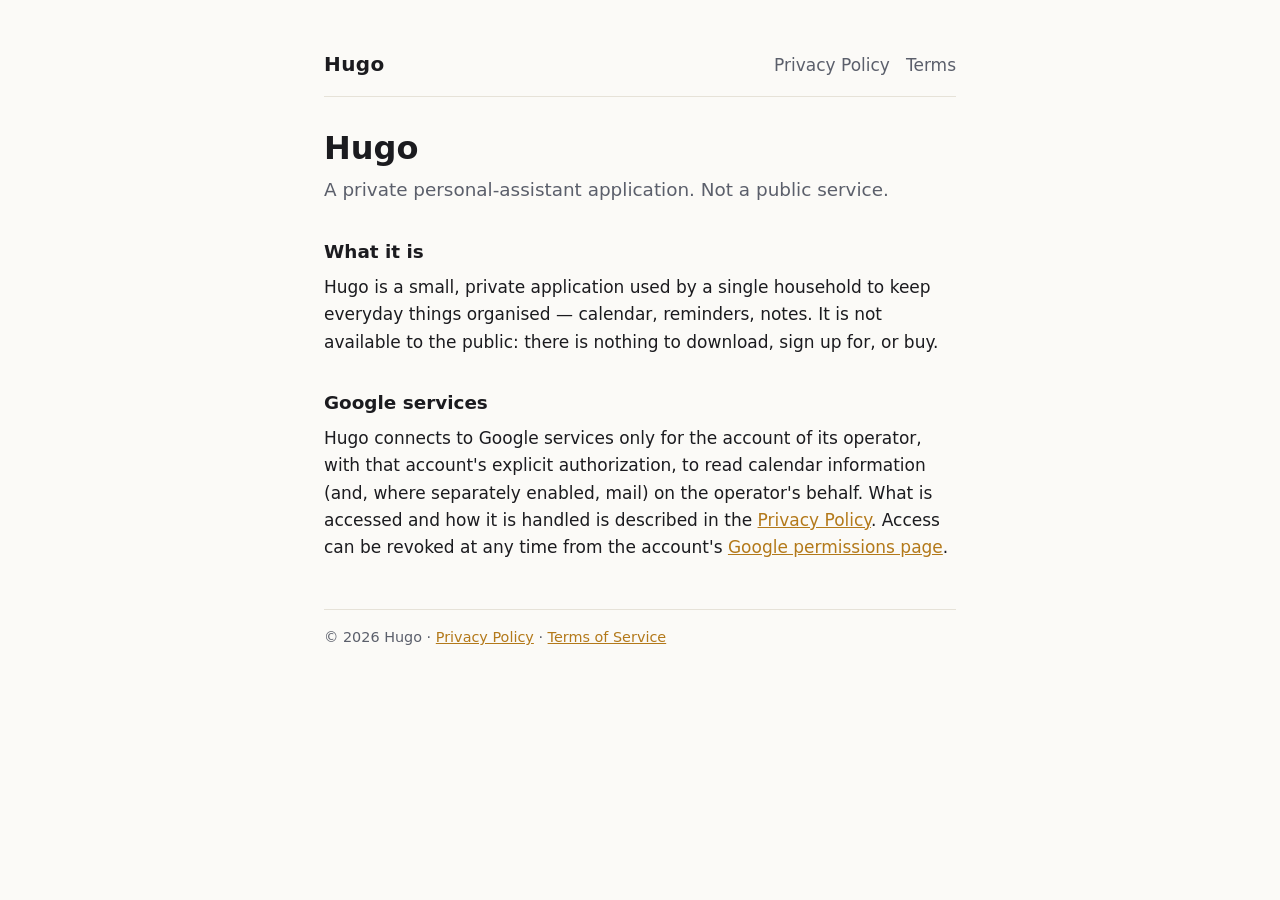
<file: index.html>
<!doctype html>
<html lang="en">
<head>
<meta charset="utf-8">
<meta name="viewport" content="width=device-width,initial-scale=1">
<title>Hugo</title>
<meta name="description" content="Hugo — a private personal-assistant application. Not a public service.">
<link rel="stylesheet" href="style.css">
</head>
<body>
<main>
<header>
  <a class="brand" href="./">Hugo</a>
  <nav><a href="./privacy.html">Privacy Policy</a><a href="./terms.html">Terms</a></nav>
</header>

<h1>Hugo</h1>
<p class="lede">A private personal-assistant application. Not a public service.</p>

<h2>What it is</h2>
<p>Hugo is a small, private application used by a single household to keep everyday things organised — calendar, reminders, notes. It is not available to the public: there is nothing to download, sign up for, or buy.</p>

<h2>Google services</h2>
<p>Hugo connects to Google services only for the account of its operator, with that account's explicit authorization, to read calendar information (and, where separately enabled, mail) on the operator's behalf. What is accessed and how it is handled is described in the <a href="./privacy.html">Privacy Policy</a>. Access can be revoked at any time from the account's <a href="https://myaccount.google.com/permissions" rel="noopener">Google permissions page</a>.</p>

<footer>© 2026 Hugo · <a href="./privacy.html">Privacy Policy</a> · <a href="./terms.html">Terms of Service</a></footer>
</main>
</body>
</html>
</file>
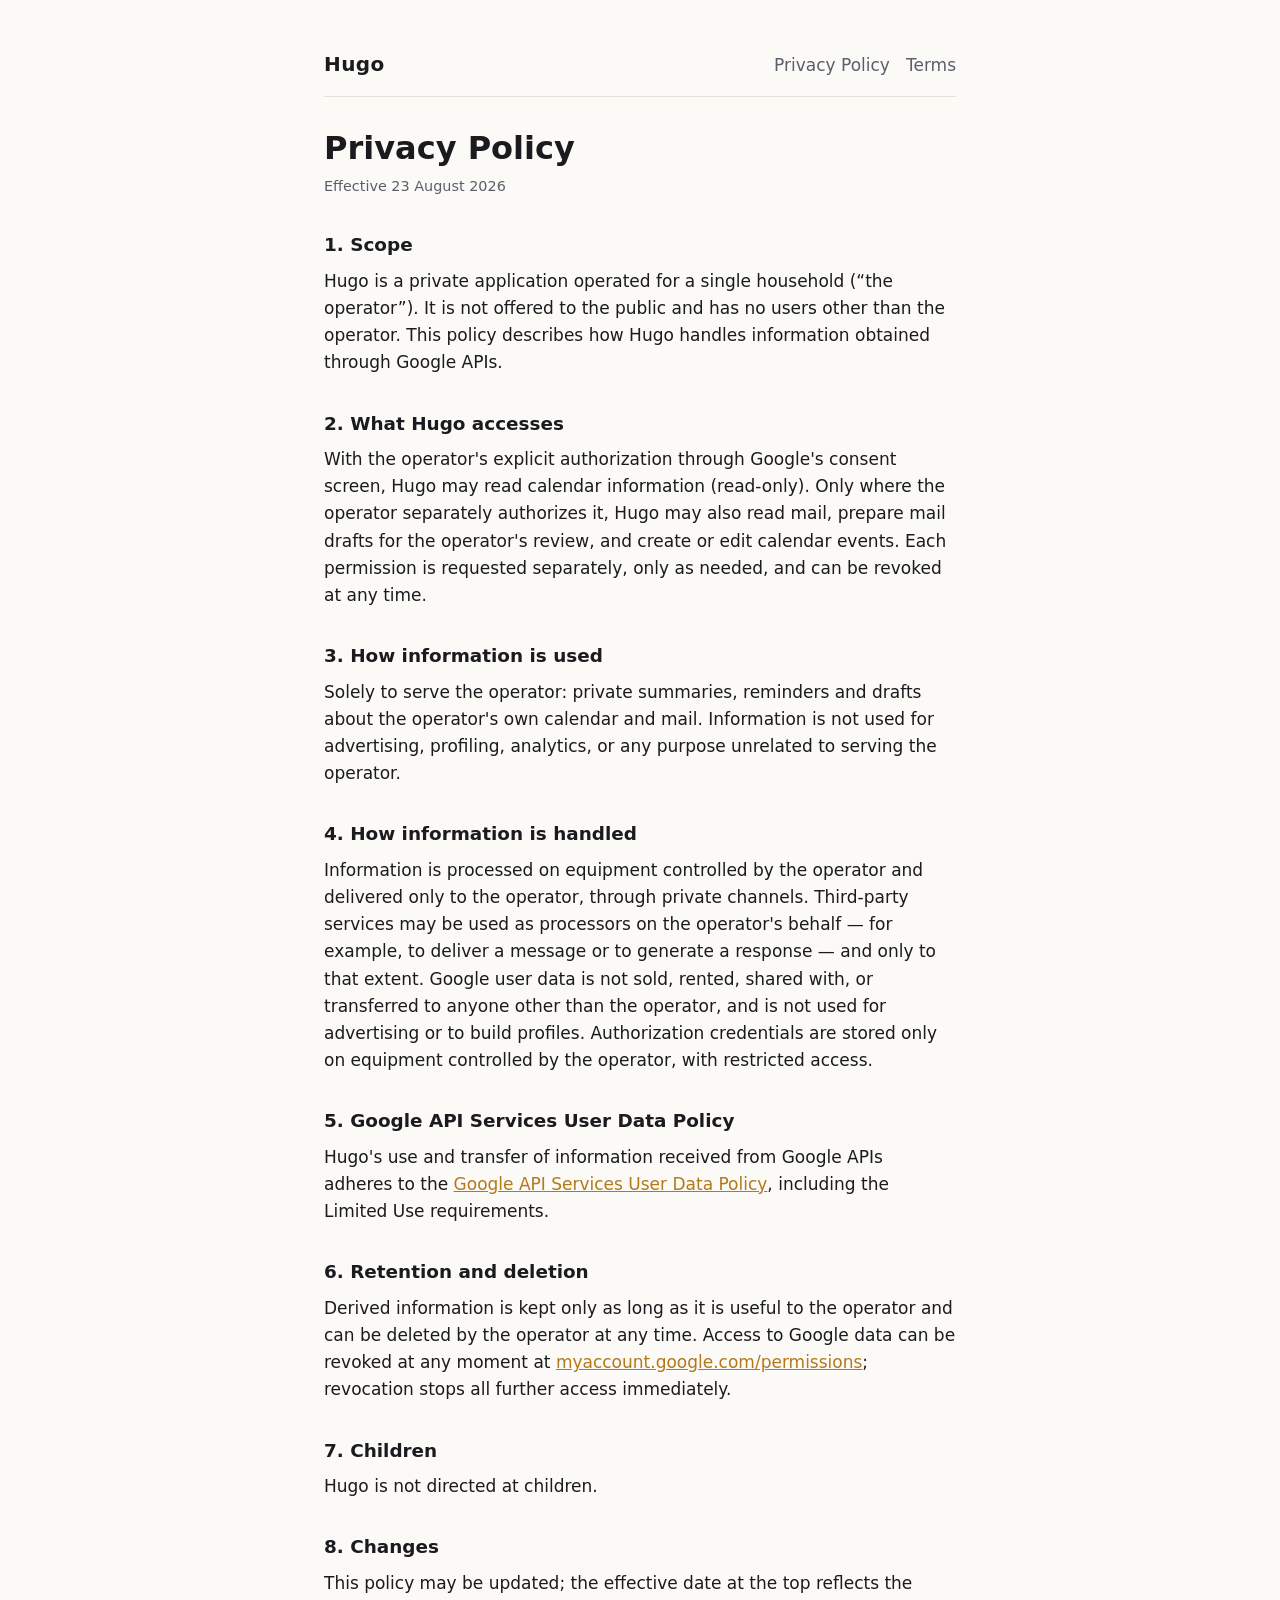
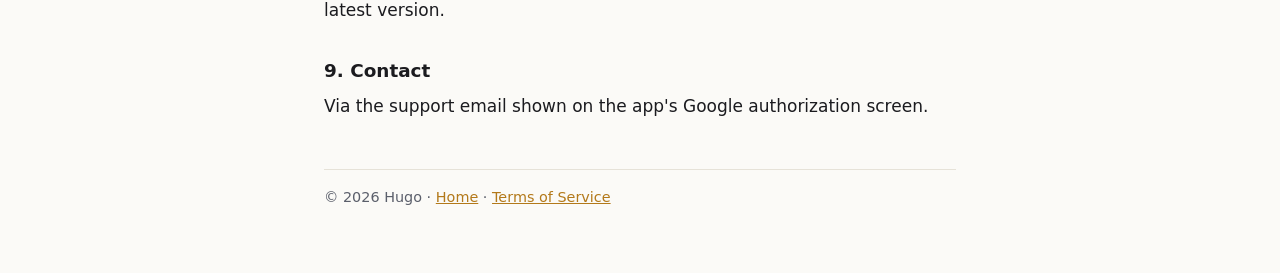
<file: privacy.html>
<!doctype html>
<html lang="en">
<head>
<meta charset="utf-8">
<meta name="viewport" content="width=device-width,initial-scale=1">
<title>Privacy Policy — Hugo</title>
<link rel="stylesheet" href="style.css">
</head>
<body>
<main>
<header>
  <a class="brand" href="./">Hugo</a>
  <nav><a href="./privacy.html">Privacy Policy</a><a href="./terms.html">Terms</a></nav>
</header>

<h1>Privacy Policy</h1>
<p class="meta">Effective 23 August 2026</p>

<h2>1. Scope</h2>
<p>Hugo is a private application operated for a single household (“the operator”). It is not offered to the public and has no users other than the operator. This policy describes how Hugo handles information obtained through Google APIs.</p>

<h2>2. What Hugo accesses</h2>
<p>With the operator's explicit authorization through Google's consent screen, Hugo may read calendar information (read-only). Only where the operator separately authorizes it, Hugo may also read mail, prepare mail drafts for the operator's review, and create or edit calendar events. Each permission is requested separately, only as needed, and can be revoked at any time.</p>

<h2>3. How information is used</h2>
<p>Solely to serve the operator: private summaries, reminders and drafts about the operator's own calendar and mail. Information is not used for advertising, profiling, analytics, or any purpose unrelated to serving the operator.</p>

<h2>4. How information is handled</h2>
<p>Information is processed on equipment controlled by the operator and delivered only to the operator, through private channels. Third-party services may be used as processors on the operator's behalf — for example, to deliver a message or to generate a response — and only to that extent. Google user data is not sold, rented, shared with, or transferred to anyone other than the operator, and is not used for advertising or to build profiles. Authorization credentials are stored only on equipment controlled by the operator, with restricted access.</p>

<h2>5. Google API Services User Data Policy</h2>
<p>Hugo's use and transfer of information received from Google APIs adheres to the <a href="https://developers.google.com/terms/api-services-user-data-policy" rel="noopener">Google API Services User Data Policy</a>, including the Limited Use requirements.</p>

<h2>6. Retention and deletion</h2>
<p>Derived information is kept only as long as it is useful to the operator and can be deleted by the operator at any time. Access to Google data can be revoked at any moment at <a href="https://myaccount.google.com/permissions" rel="noopener">myaccount.google.com/permissions</a>; revocation stops all further access immediately.</p>

<h2>7. Children</h2>
<p>Hugo is not directed at children.</p>

<h2>8. Changes</h2>
<p>This policy may be updated; the effective date at the top reflects the latest version.</p>

<h2>9. Contact</h2>
<p>Via the support email shown on the app's Google authorization screen.</p>

<footer>© 2026 Hugo · <a href="./">Home</a> · <a href="./terms.html">Terms of Service</a></footer>
</main>
</body>
</html>
</file>
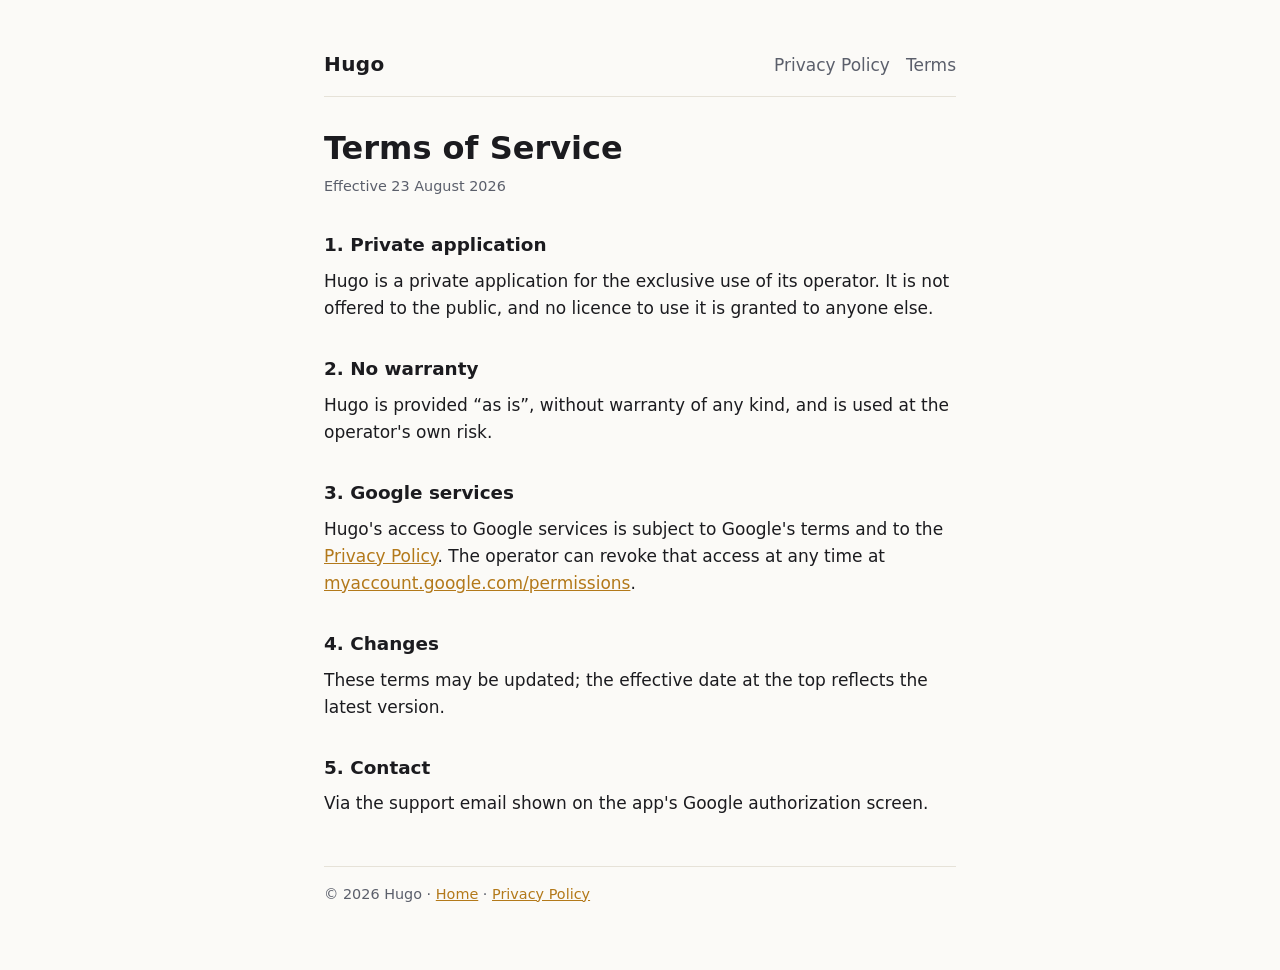
<file: terms.html>
<!doctype html>
<html lang="en">
<head>
<meta charset="utf-8">
<meta name="viewport" content="width=device-width,initial-scale=1">
<title>Terms of Service — Hugo</title>
<link rel="stylesheet" href="style.css">
</head>
<body>
<main>
<header>
  <a class="brand" href="./">Hugo</a>
  <nav><a href="./privacy.html">Privacy Policy</a><a href="./terms.html">Terms</a></nav>
</header>

<h1>Terms of Service</h1>
<p class="meta">Effective 23 August 2026</p>

<h2>1. Private application</h2>
<p>Hugo is a private application for the exclusive use of its operator. It is not offered to the public, and no licence to use it is granted to anyone else.</p>

<h2>2. No warranty</h2>
<p>Hugo is provided “as is”, without warranty of any kind, and is used at the operator's own risk.</p>

<h2>3. Google services</h2>
<p>Hugo's access to Google services is subject to Google's terms and to the <a href="./privacy.html">Privacy Policy</a>. The operator can revoke that access at any time at <a href="https://myaccount.google.com/permissions" rel="noopener">myaccount.google.com/permissions</a>.</p>

<h2>4. Changes</h2>
<p>These terms may be updated; the effective date at the top reflects the latest version.</p>

<h2>5. Contact</h2>
<p>Via the support email shown on the app's Google authorization screen.</p>

<footer>© 2026 Hugo · <a href="./">Home</a> · <a href="./privacy.html">Privacy Policy</a></footer>
</main>
</body>
</html>
</file>
<file: style.css>
:root{color-scheme:light dark;--fg:#1b1b1f;--muted:#5b5f6b;--accent:#b3791a;--bg:#fbfaf7;--rule:#e6e2d8}
@media (prefers-color-scheme:dark){:root{--fg:#ece9e2;--muted:#a6a39b;--accent:#f2b544;--bg:#12213a;--rule:#2a3952}}
*{box-sizing:border-box}
body{margin:0;background:var(--bg);color:var(--fg);font:17px/1.6 system-ui,-apple-system,"Segoe UI",Roboto,Helvetica,Arial,sans-serif}
main{max-width:42rem;margin:0 auto;padding:3rem 1.25rem 4rem}
header{display:flex;align-items:baseline;justify-content:space-between;gap:1rem;flex-wrap:wrap;border-bottom:1px solid var(--rule);padding-bottom:1rem;margin-bottom:2rem}
header a{color:inherit;text-decoration:none}
.brand{font-weight:700;font-size:1.25rem;letter-spacing:.02em}
.brand span{color:var(--accent)}
nav a{margin-left:1rem;color:var(--muted)}
nav a:hover{color:var(--accent)}
h1{font-size:2rem;line-height:1.2;margin:0 0 .5rem}
h2{font-size:1.15rem;margin:2rem 0 .5rem}
p,li{margin:.5rem 0}
.lede{font-size:1.15rem;color:var(--muted)}
.meta{color:var(--muted);font-size:.9rem}
a{color:var(--accent)}
footer{margin-top:3rem;padding-top:1rem;border-top:1px solid var(--rule);color:var(--muted);font-size:.9rem}
code{font:.95em ui-monospace,SFMono-Regular,Menlo,monospace}
</file>
